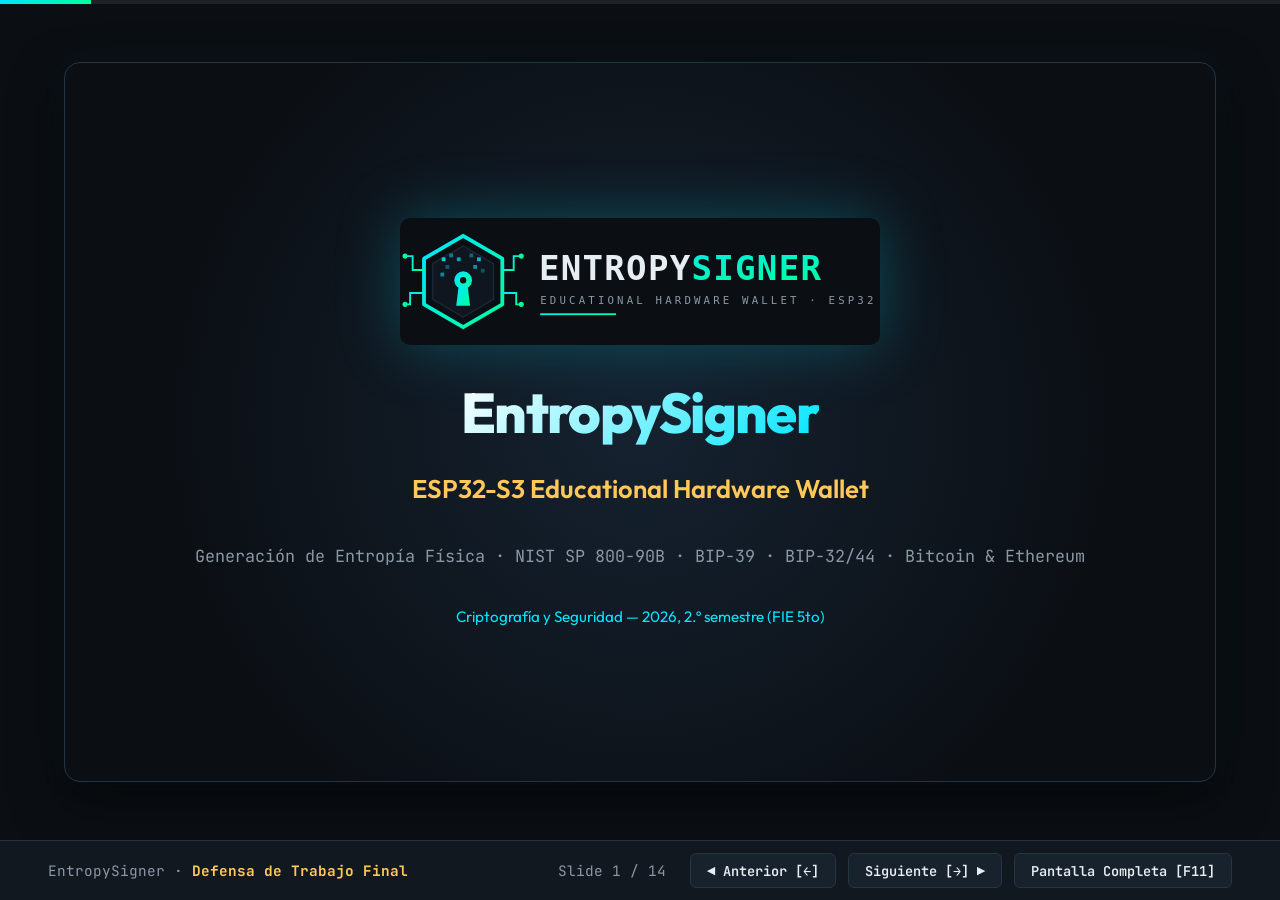
<file: presentation/index.html>
<!DOCTYPE html>
<html lang="es">
<head>
    <meta charset="UTF-8">
    <meta name="viewport" content="width=device-width, initial-scale=1.0">
    <title>EntropySigner — Hardware Wallet Educativa ESP32-S3</title>
    <link rel="preconnect" href="https://fonts.googleapis.com">
    <link rel="preconnect" href="https://fonts.gstatic.com" crossorigin>
    <link href="https://fonts.googleapis.com/css2?family=JetBrains+Mono:wght@400;600;700&family=Outfit:wght@400;500;700;800&display=swap" rel="stylesheet">
    <style>
        :root {
            --bg-color: #0b0f14;
            --surface-color: #121820;
            --card-color: #18222d;
            --border-color: #243444;
            --text-main: #e6edf3;
            --text-muted: #8b98a5;
            --cyan: #00e5ff;
            --green: #00ff9c;
            --gold: #ffc857;
            --red: #ff5370;
            --font-main: 'Outfit', sans-serif;
            --font-mono: 'JetBrains Mono', monospace;
        }

        * {
            box-sizing: border-box;
            margin: 0;
            padding: 0;
        }

        body {
            background-color: var(--bg-color);
            color: var(--text-main);
            font-family: var(--font-main);
            overflow: hidden;
            height: 100vh;
            width: 100vw;
            display: flex;
            flex-direction: column;
            user-select: none;
        }

        /* Top Progress Bar */
        .progress-bar-container {
            width: 100%;
            height: 4px;
            background: rgba(255, 255, 255, 0.08);
            position: relative;
            z-index: 100;
        }

        .progress-bar {
            height: 100%;
            width: 0%;
            background: linear-gradient(90deg, var(--cyan), var(--green));
            transition: width 0.3s cubic-bezier(0.4, 0, 0.2, 1);
        }

        /* Slide Viewport */
        .viewport {
            flex: 1;
            position: relative;
            display: flex;
            align-items: center;
            justify-content: center;
            padding: 2.5rem 4rem;
        }

        .slide {
            display: none;
            width: 100%;
            max-width: 1200px;
            height: 100%;
            max-height: 720px;
            background: var(--surface-color);
            border: 1px solid var(--border-color);
            border-radius: 16px;
            padding: 3rem 3.5rem;
            box-shadow: 0 20px 50px rgba(0, 0, 0, 0.5), 0 0 40px rgba(0, 229, 255, 0.04);
            flex-direction: column;
            justify-content: flex-start;
            position: relative;
            opacity: 0;
            transform: translateY(12px);
            transition: opacity 0.35s ease, transform 0.35s ease;
        }

        .slide.active {
            display: flex;
            opacity: 1;
            transform: translateY(0);
        }

        /* Header elements inside slide */
        .slide-header {
            display: flex;
            justify-content: space-between;
            align-items: center;
            border-bottom: 1px solid var(--border-color);
            padding-bottom: 1.25rem;
            margin-bottom: 2rem;
        }

        .slide-title-wrap {
            display: flex;
            align-items: center;
            gap: 1rem;
        }

        .slide-badge {
            font-family: var(--font-mono);
            font-size: 0.85rem;
            padding: 0.25rem 0.65rem;
            border-radius: 6px;
            background: rgba(0, 229, 255, 0.12);
            color: var(--cyan);
            border: 1px solid rgba(0, 229, 255, 0.25);
            font-weight: 600;
        }

        h2 {
            font-size: 2.2rem;
            font-weight: 700;
            color: #fff;
            letter-spacing: -0.02em;
        }

        .slide-meta {
            font-family: var(--font-mono);
            font-size: 0.85rem;
            color: var(--text-muted);
        }

        /* Slide Content */
        .slide-body {
            flex: 1;
            display: flex;
            flex-direction: column;
            gap: 1.25rem;
            font-size: 1.25rem;
            line-height: 1.6;
            color: var(--text-main);
            overflow-y: auto;
        }

        /* Lists */
        ul {
            list-style: none;
            display: flex;
            flex-direction: column;
            gap: 1rem;
        }

        li {
            position: relative;
            padding-left: 1.8rem;
        }

        li::before {
            content: "▸";
            position: absolute;
            left: 0;
            color: var(--cyan);
            font-weight: bold;
            font-size: 1.3rem;
            top: -2px;
        }

        strong {
            color: #fff;
        }

        /* Highlight Boxes */
        .callout {
            background: var(--card-color);
            border-left: 4px solid var(--cyan);
            border-radius: 0 8px 8px 0;
            padding: 1.2rem 1.6rem;
            margin: 0.5rem 0;
            font-size: 1.15rem;
        }

        .callout.warning {
            border-left-color: var(--gold);
        }

        .callout.success {
            border-left-color: var(--green);
        }

        /* Grid Layouts */
        .grid-2 {
            display: grid;
            grid-template-columns: 1fr 1fr;
            gap: 2rem;
            align-items: start;
        }

        .card {
            background: var(--card-color);
            border: 1px solid var(--border-color);
            border-radius: 12px;
            padding: 1.5rem;
        }

        .card h3 {
            color: var(--cyan);
            font-size: 1.3rem;
            margin-bottom: 0.8rem;
        }

        /* Code Blocks */
        pre {
            background: #070a0e;
            border: 1px solid var(--border-color);
            border-radius: 8px;
            padding: 1.2rem;
            font-family: var(--font-mono);
            font-size: 0.95rem;
            line-height: 1.5;
            color: var(--green);
            overflow-x: auto;
        }

        code {
            font-family: var(--font-mono);
            background: rgba(255, 255, 255, 0.08);
            padding: 0.2rem 0.4rem;
            border-radius: 4px;
            font-size: 0.95em;
            color: var(--cyan);
        }

        /* Tables */
        table {
            width: 100%;
            border-collapse: collapse;
            font-size: 1.05rem;
            margin: 0.5rem 0;
        }

        th, td {
            padding: 0.75rem 1rem;
            text-align: left;
            border-bottom: 1px solid var(--border-color);
        }

        th {
            color: var(--cyan);
            font-family: var(--font-mono);
            font-size: 0.9rem;
            text-transform: uppercase;
            letter-spacing: 0.05em;
        }

        /* Title Slide Special Styling */
        .title-slide {
            text-align: center;
            justify-content: center;
            align-items: center;
            gap: 1.5rem;
            background: radial-gradient(circle at center, #152230 0%, #0b0f14 70%);
        }

        .title-logo {
            width: 480px;
            max-width: 90%;
            filter: drop-shadow(0 0 30px rgba(0, 229, 255, 0.25));
            margin-bottom: 0.5rem;
        }

        .title-slide h1 {
            font-size: 3.5rem;
            font-weight: 800;
            background: linear-gradient(135deg, #fff 0%, var(--cyan) 100%);
            -webkit-background-clip: text;
            -webkit-text-fill-color: transparent;
            letter-spacing: -0.03em;
        }

        .title-subtitle {
            font-size: 1.6rem;
            color: var(--gold);
            font-weight: 600;
        }

        .title-tags {
            font-family: var(--font-mono);
            color: var(--text-muted);
            font-size: 1.05rem;
            margin-top: 1rem;
        }

        /* Bottom Controls Bar */
        .controls-bar {
            height: 60px;
            background: var(--surface-color);
            border-top: 1px solid var(--border-color);
            display: flex;
            align-items: center;
            justify-content: space-between;
            padding: 0 3rem;
            font-family: var(--font-mono);
            font-size: 0.9rem;
            color: var(--text-muted);
            z-index: 100;
        }

        .nav-buttons {
            display: flex;
            gap: 0.75rem;
        }

        button {
            background: var(--card-color);
            border: 1px solid var(--border-color);
            color: var(--text-main);
            padding: 0.45rem 1rem;
            border-radius: 6px;
            cursor: pointer;
            font-family: var(--font-mono);
            font-size: 0.85rem;
            font-weight: 600;
            display: flex;
            align-items: center;
            gap: 0.5rem;
            transition: all 0.2s ease;
        }

        button:hover {
            background: rgba(0, 229, 255, 0.15);
            border-color: var(--cyan);
            color: #fff;
        }

        .pill-gold {
            color: var(--gold);
            font-weight: 700;
        }
    </style>
</head>
<body>

    <div class="progress-bar-container">
        <div class="progress-bar" id="progressBar"></div>
    </div>

    <div class="viewport">

        <!-- Slide 0: Cover -->
        <div class="slide title-slide active" data-index="0">
            <img src="../assets/logo.svg" alt="EntropySigner Logo" class="title-logo">
            <h1>EntropySigner</h1>
            <div class="title-subtitle">ESP32-S3 Educational Hardware Wallet</div>
            <div class="title-tags">
                Generación de Entropía Física · NIST SP 800-90B · BIP-39 · BIP-32/44 · Bitcoin & Ethereum
            </div>
            <div style="font-size: 0.95rem; color: var(--cyan); margin-top: 1rem;">
                Criptografía y Seguridad — 2026, 2.º semestre (FIE 5to)
            </div>
        </div>

        <!-- Slide 1: El Problema -->
        <div class="slide" data-index="1">
            <div class="slide-header">
                <div class="slide-title-wrap">
                    <span class="slide-badge">01 // MOTIVACIÓN</span>
                    <h2>El Problema Fundamental</h2>
                </div>
                <div class="slide-meta">Criptografía Asimétrica & HD Wallets</div>
            </div>
            <div class="slide-body">
                <ul>
                    <li><strong>La wallet ES la clave privada:</strong> No existe entidad bancaria, soporte técnico ni botón de "recuperar contraseña". El control de los fondos depende del conocimiento exclusivo del secreto.</li>
                    <li><strong>Dependencia crítica de 256 bits:</strong> La custodia soberana descansa en un único número pseudoaleatorio generado una sola vez en la vida del dispositivo.</li>
                    <li><strong>Fallas históricas catastróficas por generadores débiles:</strong>
                        <div class="callout warning" style="margin-top: 0.5rem;">
                            <strong>Vulnerabilidad "Milk Sad" (Libbitcoin Explorer, 2023):</strong> Semillas sembradas con un timestamp de 32 bits. Se redujo el espacio de búsqueda a sólo $2^{32}$ combinaciones, permitiendo el robo masivo de billeteras en minutos.
                        </div>
                    </li>
                    <li><strong>Pregunta central de investigación:</strong> ¿Cómo generar, aislar, validar y operar con seguridad una clave criptográfica de 256 bits en un microcontrolador accesible sin conexión a red?</li>
                </ul>
            </div>
        </div>

        <!-- Slide 2: Objetivos del Proyecto -->
        <div class="slide" data-index="2">
            <div class="slide-header">
                <div class="slide-title-wrap">
                    <span class="slide-badge">02 // ALCANCE</span>
                    <h2>Objetivos de Ingeniería</h2>
                </div>
                <div class="slide-meta">Metodología & Criterios</div>
            </div>
            <div class="slide-body">
                <div class="grid-2">
                    <div class="card">
                        <h3>Criptografía & Entropía</h3>
                        <ul>
                            <li>Única fuente de entropía: <strong>RNG de hardware del ESP32</strong> (ruido térmico del SAR ADC).</li>
                            <li>Acondicionamiento determinístico con <strong>SHA-256</strong>.</li>
                            <li>Estándar <strong>BIP-39</strong> completo (24 palabras mnemónicas + suma de verificación de 8 bits).</li>
                            <li>Derivación PBKDF2-HMAC-SHA512 (semilla de 512 bits).</li>
                        </ul>
                    </div>
                    <div class="card">
                        <h3>Arquitectura & Validación</h3>
                        <ul>
                            <li>Derivación jerárquica <strong>BIP-32 / BIP-44</strong> en la curva <code>secp256k1</code>.</li>
                            <li>Direcciones reales para <strong>Bitcoin</strong> (P2PKH Base58Check) y <strong>Ethereum</strong> (Keccak-256 + EIP-55).</li>
                            <li>Aislamiento <strong>Air-Gapped</strong> estricto (cero radios Wi-Fi / Bluetooth).</li>
                            <li>Verificación cruzada bit a bit con <strong>172 pruebas unitarias</strong> contra especificaciones oficiales.</li>
                        </ul>
                    </div>
                </div>
            </div>
        </div>

        <!-- Slide 3: Arquitectura del Sistema -->
        <div class="slide" data-index="3">
            <div class="slide-header">
                <div class="slide-title-wrap">
                    <span class="slide-badge">03 // DISEÑO</span>
                    <h2>Pipeline de Datos Unidireccional</h2>
                </div>
                <div class="slide-meta">Air-Gapped Architecture</div>
            </div>
            <div class="slide-body">
                <pre>
ESP32 TRNG (SAR ADC noise) ──► 512 bits ──► SHA-256 (extractor) ──► 256 bits de entropía
                                                                          │
                                                                          ▼
 24 palabras mnemónicas ◄── 264 bits (24x11b) ◄── SHA-256 Checksum (8b) ─┘
         │
         ▼
 PBKDF2-HMAC-SHA512 (2048 iteraciones) ──► 512-bit Seed
                                                │
                                                ▼
                                         BIP-32 Master Key (secp256k1)
                                                │
                       ┌────────────────────────┴────────────────────────┐
                       ▼                                                 ▼
             Bitcoin m/44'/0'/0'/0/0                           Ethereum m/44'/60'/0'/0/0
             P2PKH Base58Check ("1...")                        Keccak-256 + EIP-55 ("0x...")
                       │                                                 │
                       └─────────────────► DISPLAY & QR ◄────────────────┘
                </pre>
            </div>
        </div>

        <!-- Slide 4: Principio Central de Entropía -->
        <div class="slide" data-index="4">
            <div class="slide-header">
                <div class="slide-title-wrap">
                    <span class="slide-badge">04 // FUNDAMENTO CRIPTOGRÁFICO</span>
                    <h2>El RNG del ESP32 y el Extractor SHA-256</h2>
                </div>
                <div class="slide-meta">NIST SP 800-90B Compliance</div>
            </div>
            <div class="slide-body">
                <ul>
                    <li><strong>Regla de oro: SHA-256 no crea entropía.</strong>
                        <div class="callout">
                            Por la desigualdad de Rényi: $H_{\min}(\text{salida}) \le \min(256, H_{\min}(\text{entrada}))$. Un hash oculta estructura y uniformiza la distribución, pero no puede transformar datos predecibles en aleatorios.
                        </div>
                    </li>
                    <li><strong>¿De dónde sale la aleatoriedad?</strong>
                        <br>Del <strong>RNG de hardware del ESP32</strong>: ruido térmico del SAR ADC mezclado por XOR con el jitter entre dos relojes independientes. Sin WiFi ni Bluetooth, sólo es verdaderamente aleatorio con <code>bootloader_random_enable()</code> activo, y así lo usamos.
                    </li>
                    <li><strong>Margen de seguridad:</strong>
                        <br>Se piden <strong>512 bits para extraer 256</strong> (NIST SP 800-90C pide al menos 64 bits extra), con 2 µs entre palabras para no leer más rápido que el ruido.
                    </li>
                </ul>
            </div>
        </div>

        <!-- Slide 5: Evaluación Estadística NIST SP 800-90B -->
        <div class="slide" data-index="5">
            <div class="slide-header">
                <div class="slide-title-wrap">
                    <span class="slide-badge">05 // ANÁLISIS DE ENTROPÍA</span>
                    <h2>Estimaciones NIST SP 800-90B</h2>
                </div>
                <div class="slide-meta">tools/entropy_analysis/analyze_entropy.py</div>
            </div>
            <div class="slide-body">
                <table>
                    <thead>
                        <tr>
                            <th>Fuente</th>
                            <th>H (Shannon)</th>
                            <th>H_MCV (§6.3.1)</th>
                            <th>H_Lag (§6.3.8)</th>
                            <th>Min-Entropía H_I</th>
                            <th>Diagnóstico</th>
                        </tr>
                    </thead>
                    <tbody>
                        <tr>
                            <td><strong>ESP32 TRNG</strong></td>
                            <td>7.999 bits</td>
                            <td>7.731 bits</td>
                            <td>7.823 bits</td>
                            <td><span style="color:var(--green)">7.353 bits / byte</span></td>
                            <td>Entropía completa (IID sano)</td>
                        </tr>
                        <tr>
                            <td><strong>Fuente sesgada (52% unos)</strong></td>
                            <td>7.988 bits</td>
                            <td>7.354 bits</td>
                            <td>7.746 bits</td>
                            <td><span style="color:var(--gold)">7.354 bits / byte</span></td>
                            <td>Lo detectan los tests de uniformidad (SP 800-22)</td>
                        </tr>
                        <tr>
                            <td><strong>RNG trabado (simulado)</strong></td>
                            <td>7.969 bits</td>
                            <td>7.258 bits</td>
                            <td>0.145 bits</td>
                            <td><span style="color:var(--red)">0.145 bits / byte</span></td>
                            <td>Health tests FALLAN (Atascado)</td>
                        </tr>
                        <tr>
                            <td><strong>SHA256(Contador)</strong></td>
                            <td>8.000 bits</td>
                            <td>7.724 bits</td>
                            <td>7.939 bits</td>
                            <td><span style="color:var(--gold)">7.319 bits (Pseudo)</span></td>
                            <td>Pasa tests pero entropía real = 0</td>
                        </tr>
                    </tbody>
                </table>
                <div class="callout warning" style="margin-top: 1rem; font-size: 1.05rem;">
                    <strong>Demostración pedagógica:</strong> Las pruebas estadísticas por sí solas no demuestran aleatoriedad verdadera (ej. SHA256 de un contador pasa todos los tests). Por eso la norma exige validar la física del ruido primario.
                </div>
            </div>
        </div>

        <!-- Slide 6: BIP-39 -->
        <div class="slide" data-index="6">
            <div class="slide-header">
                <div class="slide-title-wrap">
                    <span class="slide-badge">06 // MNEMÓNICOS</span>
                    <h2>BIP-39: Codificación y Respaldo Humano</h2>
                </div>
                <div class="slide-meta">src/bip39/bip39.cpp</div>
            </div>
            <div class="slide-body">
                <ul>
                    <li><strong>256 bits de entropía $\rightarrow$ 24 palabras:</strong>
                        <div class="callout">
                            1. Calcula $\text{SHA-256}(\text{entropía})$ y extrae los primeros 8 bits como checksum.<br>
                            2. Concatena: 256 bits de entropía + 8 bits de checksum = <strong>264 bits</strong>.<br>
                            3. Divide en 24 paquetes de 11 bits: $24 \times 11 = 264$.<br>
                            4. Cada valor $[0, 2047]$ indexa la <em>Wordlist</em> oficial de 2048 palabras en inglés.
                        </div>
                    </li>
                    <li><strong>Detección de errores garantizada:</strong> Si el usuario transcribe una palabra errónea o altera el orden, el checksum de 8 bits detecta el error con un 99.6% de probabilidad ($1 - 1/256$).</li>
                    <li><strong>Derivación a Semilla:</strong>
                        <br>$\text{Seed} = \text{PBKDF2-HMAC-SHA512}(\text{password}=\text{mnemonic}, \text{salt}=\text{"mnemonic"}+\text{passphrase}, 2048 \text{ iteraciones}) \rightarrow 64 \text{ bytes (512 bits)}$.
                    </li>
                </ul>
            </div>
        </div>

        <!-- Slide 7: BIP-32 Derivación Jerárquica -->
        <div class="slide" data-index="7">
            <div class="slide-header">
                <div class="slide-title-wrap">
                    <span class="slide-badge">07 // CRIPTOGRAFÍA ELÍPTICA</span>
                    <h2>BIP-32: HD Wallets sobre secp256k1</h2>
                </div>
                <div class="slide-meta">src/bip32/bip32.cpp</div>
            </div>
            <div class="slide-body">
                <ul>
                    <li><strong>Generación de Clave Maestra:</strong>
                        <br>$\text{HMAC-SHA512}(\text{Key} = \text{"Bitcoin seed"}, \text{Data} = \text{Seed}) \rightarrow (I_L, I_R)$.
                        <br>$I_L = \text{Clave privada maestra}$ ($k \in [1, n-1]$), $I_R = \text{Chain Code maestro}$.
                    </li>
                    <li><strong>Derivación Endurecida (Hardened) vs Normal:</strong>
                        <div class="grid-2" style="margin-top: 0.5rem;">
                            <div class="card">
                                <h3>Hardened ($i \ge 2^{31}$)</h3>
                                <p>$\text{Data} = \mathtt{0x00} \parallel k_{\text{padre}} \parallel i$</p>
                                <p style="font-size:0.95rem; color:var(--green); margin-top:0.4rem;">
                                    ✓ Si una clave hija se compromete, es matemáticamente imposible derivar la clave padre.
                                </p>
                            </div>
                            <div class="card">
                                <h3>Normal ($i < 2^{31}$)</h3>
                                <p>$\text{Data} = K_{\text{pub\_padre}} \parallel i$</p>
                                <p style="font-size:0.95rem; color:var(--text-muted); margin-top:0.4rem;">
                                    Permite auditoría con Extended Public Keys (xpub) sin claves privadas.
                                </p>
                            </div>
                        </div>
                    </li>
                    <li>Aritmética sobre la curva elíptica de Koblitz: $y^2 = x^3 + 7 \pmod p$ utilizando mbedTLS ECP y HMAC-SHA512.</li>
                </ul>
            </div>
        </div>

        <!-- Slide 8: Multi-cadena Bitcoin & Ethereum -->
        <div class="slide" data-index="8">
            <div class="slide-header">
                <div class="slide-title-wrap">
                    <span class="slide-badge">08 // MULTI-CURRENCY</span>
                    <h2>Bitcoin y Ethereum (BIP-44)</h2>
                </div>
                <div class="slide-meta">src/bitcoin/ & src/ethereum/</div>
            </div>
            <div class="slide-body">
                <div class="grid-2">
                    <div class="card">
                        <h3>₿ Bitcoin (m/44'/0'/0'/0/0)</h3>
                        <ul>
                            <li>Clave pública comprimida (33 bytes): $\mathtt{02/03} \parallel X$.</li>
                            <li>$\text{HASH160} = \text{RIPEMD-160}(\text{SHA-256}(K_{\text{pub}}))$.</li>
                            <li>Codificación <strong>Base58Check</strong> con versión byte <code>0x00</code> (Mainnet).</li>
                            <li>Genera direcciones clásicas P2PKH que inician con <code>1...</code></li>
                        </ul>
                    </div>
                    <div class="card">
                        <h3>Ξ Ethereum (m/44'/60'/0'/0/0)</h3>
                        <ul>
                            <li>Descompresión de coordenadas $(X, Y)$ (64 bytes).</li>
                            <li>$\text{Hash} = \text{Keccak-256}(X \parallel Y)$ (padding <code>0x01</code>).</li>
                            <li>Dirección cruda = últimos 20 bytes del hash.</li>
                            <li>Checksum <strong>EIP-55</strong> (mayúsculas/minúsculas según el hash del texto).</li>
                        </ul>
                    </div>
                </div>
            </div>
        </div>

        <!-- Slide 9: Seguridad de Memoria -->
        <div class="slide" data-index="9">
            <div class="slide-header">
                <div class="slide-title-wrap">
                    <span class="slide-badge">09 // SEGURIDAD DE MEMORIA</span>
                    <h2>Protección Contra Optimizaciones del Compilador</h2>
                </div>
                <div class="slide-meta">src/security/secure_mem.h</div>
            </div>
            <div class="slide-body">
                <ul>
                    <li><strong>El peligro de <code>memset()</code>:</strong> El compilador (GCC con <code>-O2</code>/<code>-O3</code>) aplica <em>Dead Store Elimination</em>. Si un buffer de claves sale de ámbito, el compilador descarta la limpieza porque "nadie volverá a leerla".</li>
                    <li><strong>Nuestra solución en EntropySigner:</strong>
                        <pre>
inline void secureMemzero(void* ptr, size_t len) {
    if (ptr == nullptr) return;
    volatile uint8_t* p = static_cast&lt;volatile uint8_t*&gt;(ptr);
    while (len--) {
        *p++ = 0; // Puntero volatile fuerza la escritura en bus de memoria
    }
#if defined(__GNUC__)
    // Barrera de compilador: clobber "memory" impide mover o elidir escrituras
    __asm__ __volatile__("" : : "r"(ptr) : "memory");
#endif
}
                        </pre>
                    </li>
                    <li><strong>Ciclo de vida efímero:</strong> La semilla y la clave maestra solo viven durante la derivación y se destruyen antes de mostrar las direcciones públicas en pantalla.</li>
                </ul>
            </div>
        </div>

        <!-- Slide 10: Metodología de Validación -->
        <div class="slide" data-index="10">
            <div class="slide-header">
                <div class="slide-title-wrap">
                    <span class="slide-badge">10 // VERIFICACIÓN</span>
                    <h2>Metodología de Validación Criptográfica</h2>
                </div>
                <div class="slide-meta">C++ Unity & Python Independent Engine</div>
            </div>
            <div class="slide-body">
                <div class="grid-2">
                    <div class="card">
                        <h3>6 Suites Unity en C++ (PlatformIO)</h3>
                        <ul>
                            <li><code>test_foundation</code>: reglas de pines y chip.</li>
                            <li><code>test_crypto</code>: vectores NIST SHA-256 y RIPEMD-160.</li>
                            <li><code>test_bip39</code>: 8 vectores oficiales Trezor.</li>
                            <li><code>test_bip32</code>: test vectors 1 y 2 de BIP-32.</li>
                            <li><code>test_bitcoin</code>: Base58, Base58Check y P2PKH.</li>
                            <li><code>test_ethereum</code>: Keccak-256 y vectores EIP-55.</li>
                        </ul>
                    </div>
                    <div class="card">
                        <h3>Verificación Cruzada en Python</h3>
                        <ul>
                            <li>Script <code>tools/verification/verify_cross.py</code>.</li>
                            <li>Implementación independiente en Python puro.</li>
                            <li><strong>172 pruebas aprobadas (172 PASS / 0 FAIL).</strong></li>
                            <li>Confirma concordancia bit a bit entre la matemática de microcontrolador y la matemática de referencia.</li>
                        </ul>
                    </div>
                </div>
            </div>
        </div>

        <!-- Slide 11: Interfaz Táctil y Códigos QR -->
        <div class="slide" data-index="11">
            <div class="slide-header">
                <div class="slide-title-wrap">
                    <span class="slide-badge">11 // INTERFAZ DE USUARIO</span>
                    <h2>Experiencia de Usuario & Air-Gap UI</h2>
                </div>
                <div class="slide-meta">src/ui/wallet_ui.cpp & src/qr/qr_render.cpp</div>
            </div>
            <div class="slide-body">
                <ul>
                    <li><strong>Pantalla IPS 3.5" (320x480) + Touch Capacitivo FT6336U:</strong>
                        <br>Controlador LovyanGFX optimizado por bus SPI de 40 MHz con refresco parcial de bajo parpadeo.
                    </li>
                    <li><strong>Flujo seguro guiado por máquina de estados:</strong>
                        <br><code>BOOT</code> $\rightarrow$ <code>IDLE</code> (fuente: RNG de hardware) $\rightarrow$ <code>GENERATING</code> $\rightarrow$ <code>BACKUP_WARNING</code> $\rightarrow$ <code>SHOW_MNEMONIC</code> $\rightarrow$ <code>SHOW_BTC / SHOW_ETH</code>.
                    </li>
                    <li><strong>Generación offline de Códigos QR:</strong>
                        <br>Usa <code>ricmoo/QRCode</code> versión 3 (nivel de corrección M). Muestra exclusivamente las direcciones públicas de recepción para que el usuario pueda enviar fondos desde su teléfono sin cables ni conexiones de datos.
                    </li>
                </ul>
            </div>
        </div>

        <!-- Slide 12: Modelo de Amenazas y Límites -->
        <div class="slide" data-index="12">
            <div class="slide-header">
                <div class="slide-title-wrap">
                    <span class="slide-badge">12 // SEGURIDAD REALISTA</span>
                    <h2>Modelo de Amenazas & Honestidad Académica</h2>
                </div>
                <div class="slide-meta">docs/SECURITY.md</div>
            </div>
            <div class="slide-body">
                <div class="grid-2">
                    <div class="card">
                        <h3 style="color:var(--green)">Garantías Reales</h3>
                        <ul>
                            <li><strong>Air-Gapped:</strong> Cero código de red. WiFi y Bluetooth inhabilitados a nivel de binario.</li>
                            <li><strong>Memoria volátil:</strong> Ningún secreto se persiste en Flash, NVS ni EEPROM.</li>
                            <li><strong>Cero filtraciones por Serial:</strong> En modo PRODUCTION los logs de depuración se eliminan en compilación.</li>
                        </ul>
                    </div>
                    <div class="card">
                        <h3 style="color:var(--gold)">Limitaciones del Prototipo</h3>
                        <ul>
                            <li><strong>Sin Secure Element:</strong> Vulnerable a lectura física con microscopio o sondas ante robo del chip.</li>
                            <li><strong>Sin Secure Boot / Flash Cifrada:</strong> Un atacante con acceso USB físico puede flashear un firmware malicioso.</li>
                            <li><strong>Sin protección contra canales laterales:</strong> Curva elíptica no protegida contra DPA (análisis de consumo).</li>
                        </ul>
                    </div>
                </div>
            </div>
        </div>

        <!-- Slide 13: Conclusiones -->
        <div class="slide" data-index="13">
            <div class="slide-header">
                <div class="slide-title-wrap">
                    <span class="slide-badge">13 // SÍNTESIS</span>
                    <h2>Conclusiones del Trabajo</h2>
                </div>
                <div class="slide-meta">Criptografía y Seguridad 2026</div>
            </div>
            <div class="slide-body">
                <ul>
                    <li><strong>Comprensión integral de la pila criptográfica:</strong> Se construyó desde el muestreo físico de electrones en el silicio hasta la derivación de direcciones Bitcoin y Ethereum según los estándares de la industria (BIP-39, BIP-32, BIP-44, EIP-55).</li>
                    <li><strong>Rigor metodológico:</strong> Se demostró teórica y empíricamente por qué los sensores físicos ambientales deben tratarse con cautela y nunca como única fuente de aleatoriedad.</li>
                    <li><strong>Ingeniería reproducible:</strong> Todo el código C++ compila limpiamente bajo dos perfiles (DEMO y PRODUCTION), verificado con 172 tests cruzados sin dependencias externas complejas.</li>
                </ul>
                <div class="callout success" style="margin-top: 1rem; text-align: center;">
                    <strong>Proyecto finalizado:</strong> Código abierto, documentado y listo para demostración práctica en placa.
                </div>
            </div>
        </div>

    </div>

    <!-- Bottom Controls Bar -->
    <div class="controls-bar">
        <div>
            EntropySigner · <span class="pill-gold">Defensa de Trabajo Final</span>
        </div>
        <div style="display: flex; align-items: center; gap: 1.5rem;">
            <span id="slideIndicator">Slide 1 / 14</span>
            <div class="nav-buttons">
                <button id="prevBtn">◀ Anterior [←]</button>
                <button id="nextBtn">Siguiente [→] ▶</button>
                <button id="fsBtn">Pantalla Completa [F11]</button>
            </div>
        </div>
    </div>

    <script>
        const slides = document.querySelectorAll('.slide');
        const progressBar = document.getElementById('progressBar');
        const slideIndicator = document.getElementById('slideIndicator');
        const prevBtn = document.getElementById('prevBtn');
        const nextBtn = document.getElementById('nextBtn');
        const fsBtn = document.getElementById('fsBtn');
        let currentSlide = 0;

        function updateSlide(index) {
            if (index < 0) index = 0;
            if (index >= slides.length) index = slides.length - 1;

            slides.forEach((slide, i) => {
                slide.classList.toggle('active', i === index);
            });

            currentSlide = index;
            const progress = ((currentSlide + 1) / slides.length) * 100;
            progressBar.style.width = progress + '%';
            slideIndicator.textContent = `Slide ${currentSlide + 1} / ${slides.length}`;
        }

        prevBtn.addEventListener('click', () => updateSlide(currentSlide - 1));
        nextBtn.addEventListener('click', () => updateSlide(currentSlide + 1));

        fsBtn.addEventListener('click', () => {
            if (!document.fullscreenElement) {
                document.documentElement.requestFullscreen();
            } else {
                if (document.exitFullscreen) {
                    document.exitFullscreen();
                }
            }
        });

        document.addEventListener('keydown', (e) => {
            if (e.key === 'ArrowRight' || e.key === 'PageDown' || e.key === ' ') {
                updateSlide(currentSlide + 1);
            } else if (e.key === 'ArrowLeft' || e.key === 'PageUp') {
                updateSlide(currentSlide - 1);
            } else if (e.key === 'Home') {
                updateSlide(0);
            } else if (e.key === 'End') {
                updateSlide(slides.length - 1);
            }
        });

        // Initialize
        updateSlide(0);
    </script>
</body>
</html>
</file>
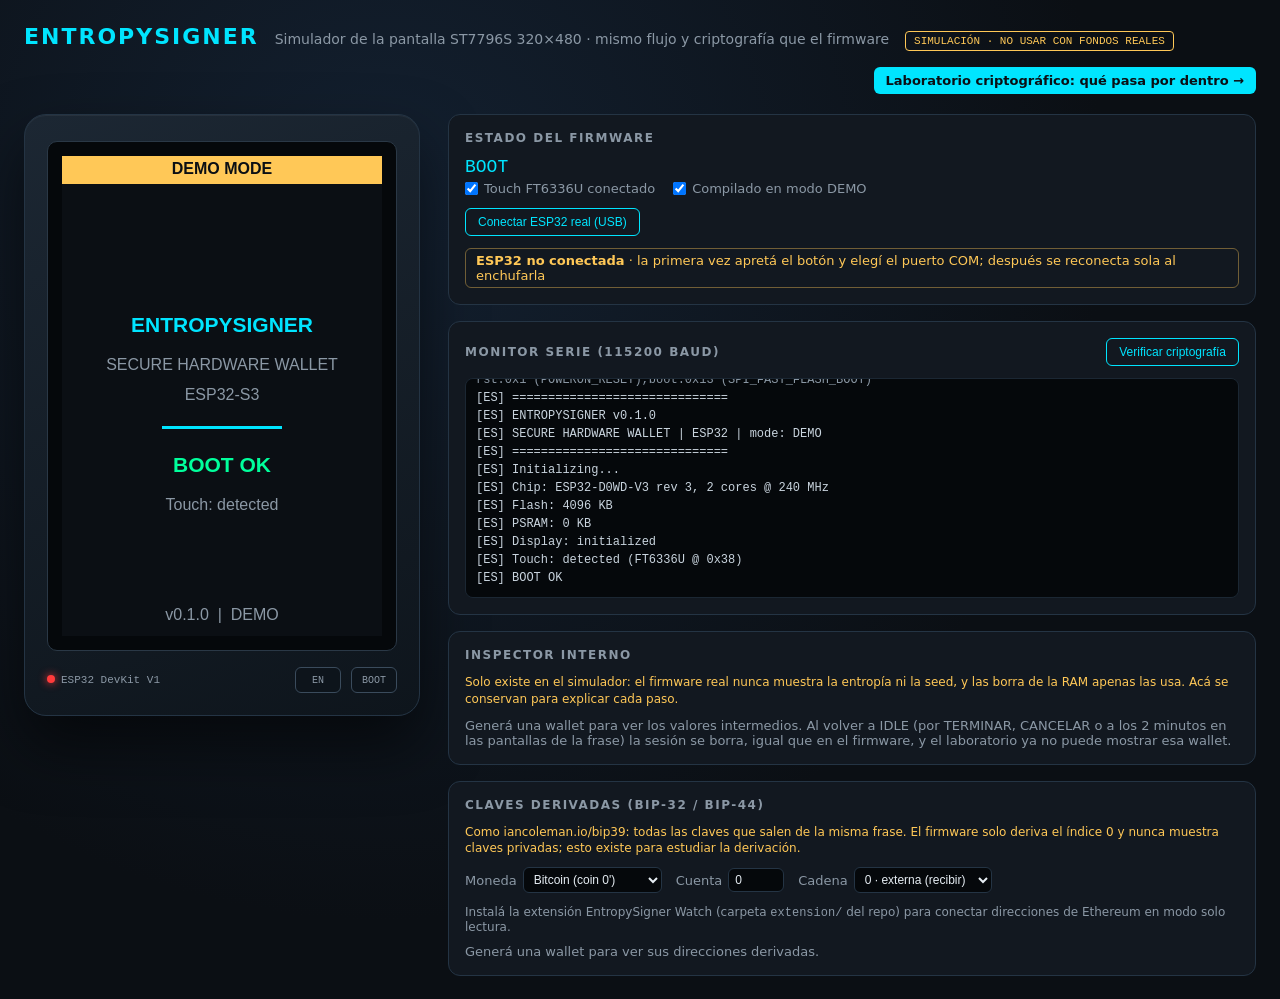
<file: simulator/index.html>
<!DOCTYPE html>
<html lang="es">
<head>
    <meta charset="UTF-8">
    <meta name="viewport" content="width=device-width, initial-scale=1.0">
    <title>EntropySigner - Simulador de pantalla</title>
    <style>
        :root {
            --bg: #0b0f14;
            --surface: #121820;
            --card: #18222d;
            --border: #243444;
            --text: #e6edf3;
            --muted: #8b98a5;
            --cyan: #00e5ff;
            --green: #00ff9c;
            --amber: #ffc857;
            --red: #ff5370;
            --mono: "JetBrains Mono", Consolas, "Courier New", monospace;
        }

        * { box-sizing: border-box; margin: 0; padding: 0; }

        body {
            background: radial-gradient(circle at 30% 20%, #132030 0%, var(--bg) 60%);
            color: var(--text);
            font-family: "Segoe UI", system-ui, sans-serif;
            min-height: 100vh;
            padding: 24px;
        }

        header { display: flex; align-items: baseline; gap: 16px; margin-bottom: 20px; flex-wrap: wrap; }
        header h1 { font-size: 22px; letter-spacing: 2px; color: var(--cyan); }
        header p { color: var(--muted); font-size: 14px; }
        .lab-link {
            margin-left: auto; color: var(--bg); background: var(--cyan); text-decoration: none;
            font-size: 13px; font-weight: 600; padding: 6px 12px; border-radius: 6px;
        }
        .inspector a { color: var(--cyan); font-size: 13px; }
        .badge {
            font-family: var(--mono); font-size: 11px; padding: 3px 8px; border-radius: 4px;
            border: 1px solid var(--amber); color: var(--amber);
        }

        main { display: grid; grid-template-columns: auto minmax(380px, 1fr); gap: 28px; align-items: start; }
        @media (max-width: 900px) { main { grid-template-columns: 1fr; } }

        /* ------------------------------------------------ device mockup --- */
        .device {
            background: linear-gradient(160deg, #1c2733, #0e151c);
            border: 1px solid var(--border);
            border-radius: 22px;
            padding: 26px 22px 22px;
            box-shadow: 0 30px 60px rgba(0, 0, 0, .55), inset 0 1px 0 rgba(255, 255, 255, .05);
            width: fit-content;
        }
        .explorer-hint {
            display: block;
            margin-top: 8px;
            font-size: 12px;
            text-align: center;
            color: #22d3ee;
        }
        .explorer-hint[hidden] {
            display: none;
        }
        .bezel {
            background: #05080b;
            padding: 14px;
            border-radius: 10px;
            border: 1px solid #2a3846;
        }
        canvas#lcd {
            display: block;
            width: 320px;
            height: 480px;
            cursor: pointer;
            image-rendering: pixelated;
            touch-action: none;
        }
        .device-footer {
            display: flex; justify-content: space-between; align-items: center;
            margin-top: 16px; font-family: var(--mono); font-size: 11px; color: var(--muted);
        }
        .hw-buttons { display: flex; gap: 10px; }
        .hw-btn {
            width: 46px; height: 26px; border-radius: 6px; border: 1px solid #3a4b5c;
            background: #0d141b; color: var(--muted); font-family: var(--mono); font-size: 10px; cursor: pointer;
        }
        .hw-btn:hover { color: var(--text); border-color: var(--cyan); }
        .led { width: 8px; height: 8px; border-radius: 50%; background: #ff3b3b; box-shadow: 0 0 8px #ff3b3b; display: inline-block; margin-right: 6px; }

        /* ------------------------------------------------------ panels --- */
        .panels { display: flex; flex-direction: column; gap: 16px; min-width: 0; }
        .panel {
            background: var(--surface);
            border: 1px solid var(--border);
            border-radius: 12px;
            padding: 16px;
        }
        .panel h2 {
            font-size: 12px; letter-spacing: 1.5px; text-transform: uppercase; color: var(--muted);
            margin-bottom: 12px; display: flex; justify-content: space-between; align-items: center;
        }
        .row { display: flex; gap: 16px; align-items: center; flex-wrap: wrap; }

        .state { font-family: var(--mono); font-size: 18px; color: var(--cyan); }
        .timeout { font-family: var(--mono); font-size: 12px; color: var(--amber); }

        label { font-size: 13px; color: var(--muted); }

        .toggles { display: flex; gap: 18px; flex-wrap: wrap; margin-top: 4px; }
        .toggles label { display: flex; gap: 6px; align-items: center; cursor: pointer; }

        button.action {
            background: transparent; border: 1px solid var(--cyan); color: var(--cyan);
            padding: 6px 12px; border-radius: 6px; font-size: 12px; cursor: pointer;
        }
        button.action:hover { background: rgba(0, 229, 255, .08); }

        .serial {
            background: #05080b; border: 1px solid #1b2733; border-radius: 8px; height: 220px; overflow-y: auto;
            font-family: var(--mono); font-size: 12px; line-height: 1.5; padding: 10px; color: #c9d4de;
            white-space: pre-wrap; word-break: break-all;
        }
        .muted { color: var(--muted); }
        .device-row { display: flex; gap: 12px; align-items: center; flex-wrap: wrap; margin-top: 12px; }
        .dev-status { font-size: 13px; padding: 4px 10px; border-radius: 6px; border: 1px solid; }
        .dev-status.sim { color: var(--amber); border-color: rgba(255, 200, 87, .4); }
        .dev-status.real { color: var(--green); border-color: rgba(0, 255, 156, .4); }
        .dev-status.err { color: var(--red); border-color: rgba(255, 83, 112, .4); }
        .serial .dev { color: #9fe8ff; }
        .serial .ok { color: var(--green); }
        .serial .fail { color: var(--red); }
        .serial .sys { color: var(--muted); }

        .inspector dl { display: grid; grid-template-columns: 130px 1fr; gap: 6px 12px; font-size: 12px; }
        .inspector dt { color: var(--muted); }
        .inspector dd { font-family: var(--mono); word-break: break-all; color: var(--text); }
        .inspector dd.secret { color: var(--amber); }
        .inspector dd.wiped { color: var(--muted); font-style: italic; }
        .derived-controls { display: flex; gap: 14px; flex-wrap: wrap; margin-bottom: 12px; }
        .derived-controls label { display: flex; gap: 6px; align-items: center; }
        .derived-controls select, .derived-controls input {
            background: #05080b; color: var(--text); border: 1px solid var(--border); border-radius: 6px;
            padding: 4px 6px; font-size: 12px;
        }
        .derived-controls input { width: 56px; }
        .derived dl { display: grid; grid-template-columns: 150px 1fr; gap: 6px 12px; font-size: 12px; margin-bottom: 12px; }
        .derived dt { color: var(--muted); }
        .derived dd { font-family: var(--mono); word-break: break-all; }
        .derived .secret { color: var(--amber); }
        .derived table { width: 100%; border-collapse: collapse; font-size: 11px; table-layout: fixed; }
        .derived th { text-align: left; color: var(--muted); font-weight: 600; padding: 6px; border-bottom: 1px solid var(--border); }
        .derived td { font-family: var(--mono); word-break: break-all; padding: 6px; border-bottom: 1px solid #16212c; vertical-align: top; }
        .derived th:first-child { width: 120px; }
        .derived td a { color: var(--cyan); }
        .derived .more { margin-top: 10px; }
        .derived .connect { display: block; margin-top: 4px; padding: 2px 6px; font-size: 10px; }
        .derived:not(.ext) .connect { display: none; }
        .ext-status { font-size: 12px; color: var(--muted); margin-bottom: 10px; }
        .derived.ext .ext-status { color: var(--green); }
        .warn { font-size: 12px; color: var(--amber); margin-bottom: 10px; line-height: 1.4; }
        .empty { color: var(--muted); font-size: 13px; }
    </style>
</head>
<body>
    <header>
        <h1>ENTROPYSIGNER</h1>
        <p>Simulador de la pantalla ST7796S 320&times;480 &middot; mismo flujo y criptograf&iacute;a que el firmware</p>
        <span class="badge">SIMULACI&Oacute;N &middot; NO USAR CON FONDOS REALES</span>
        <a class="lab-link" id="lab-link" href="laboratorio.html" target="_blank">Laboratorio criptogr&aacute;fico: qu&eacute; pasa por dentro &rarr;</a>
    </header>

    <main>
        <section>
            <div class="device">
                <div class="bezel">
                    <canvas id="lcd" width="320" height="480" aria-label="Pantalla simulada; hac&eacute; clic para tocar"></canvas>
                </div>
                <a class="explorer-hint" id="explorer-hint" target="_blank" rel="noopener" hidden></a>
                <div class="device-footer">
                    <span><span class="led"></span>ESP32 DevKit V1</span>
                    <div class="hw-buttons">
                        <button class="hw-btn" id="btn-en" title="Reinicia la placa (bot&oacute;n EN/RST)">EN</button>
                        <button class="hw-btn" title="Sin funci&oacute;n en el firmware">BOOT</button>
                    </div>
                </div>
            </div>
        </section>

        <section class="panels">
            <div class="panel">
                <h2>Estado del firmware <span class="timeout" id="timeout"></span></h2>
                <div class="state" id="state">BOOT</div>
                <div class="toggles">
                    <label><input type="checkbox" id="touch" checked> Touch FT6336U conectado</label>
                    <label><input type="checkbox" id="demo" checked> Compilado en modo DEMO</label>
                </div>
                <div class="device-row">
                    <button class="action" id="connect">Conectar ESP32 real (USB)</button>
                    <span id="dev-status" class="dev-status sim"><b>ESP32 no conectada</b></span>
                </div>
            </div>

            <div class="panel">
                <h2>Monitor serie (115200 baud) <button class="action" id="selftest">Verificar criptograf&iacute;a</button></h2>
                <div class="serial" id="serial"></div>
            </div>

            <div class="panel inspector">
                <h2>Inspector interno</h2>
                <p class="warn">Solo existe en el simulador: el firmware real nunca muestra la entrop&iacute;a ni la seed,
                    y las borra de la RAM apenas las usa. Ac&aacute; se conservan para explicar cada paso.</p>
                <div id="inspector"><p class="empty">Gener&aacute; una wallet para ver los valores intermedios.</p></div>
            </div>

            <div class="panel derived">
                <h2>Claves derivadas (BIP-32 / BIP-44)</h2>
                <p class="warn">Como iancoleman.io/bip39: todas las claves que salen de la misma frase. El firmware solo
                    deriva el &iacute;ndice 0 y nunca muestra claves privadas; esto existe para estudiar la derivaci&oacute;n.</p>
                <div class="derived-controls">
                    <label>Moneda
                        <select id="d-coin">
                            <option value="btc">Bitcoin (coin 0')</option>
                            <option value="eth">Ethereum (coin 60')</option>
                        </select>
                    </label>
                    <label>Cuenta <input type="number" id="d-account" min="0" max="99" value="0"></label>
                    <label>Cadena
                        <select id="d-change">
                            <option value="0">0 &middot; externa (recibir)</option>
                            <option value="1">1 &middot; interna (cambio)</option>
                        </select>
                    </label>
                </div>
                <p class="ext-status" id="ext-status">Instal&aacute; la extensi&oacute;n EntropySigner Watch (carpeta
                    <code>extension/</code> del repo) para conectar direcciones de Ethereum en modo solo lectura.</p>
                <div id="derived"><p class="empty">Gener&aacute; una wallet para ver sus direcciones derivadas.</p></div>
            </div>
        </section>
    </main>

    <script src="vendor/qrcode.js?v=20261103b"></script>
    <script src="wordlist.js?v=20261103b"></script>
    <script src="crypto.js?v=20261103b"></script>
    <script src="device.js?v=20261103b"></script>
    <script src="firmware.js?v=20261103b"></script>
    <script src="app.js?v=20261103b"></script>
</body>
</html>
</file>
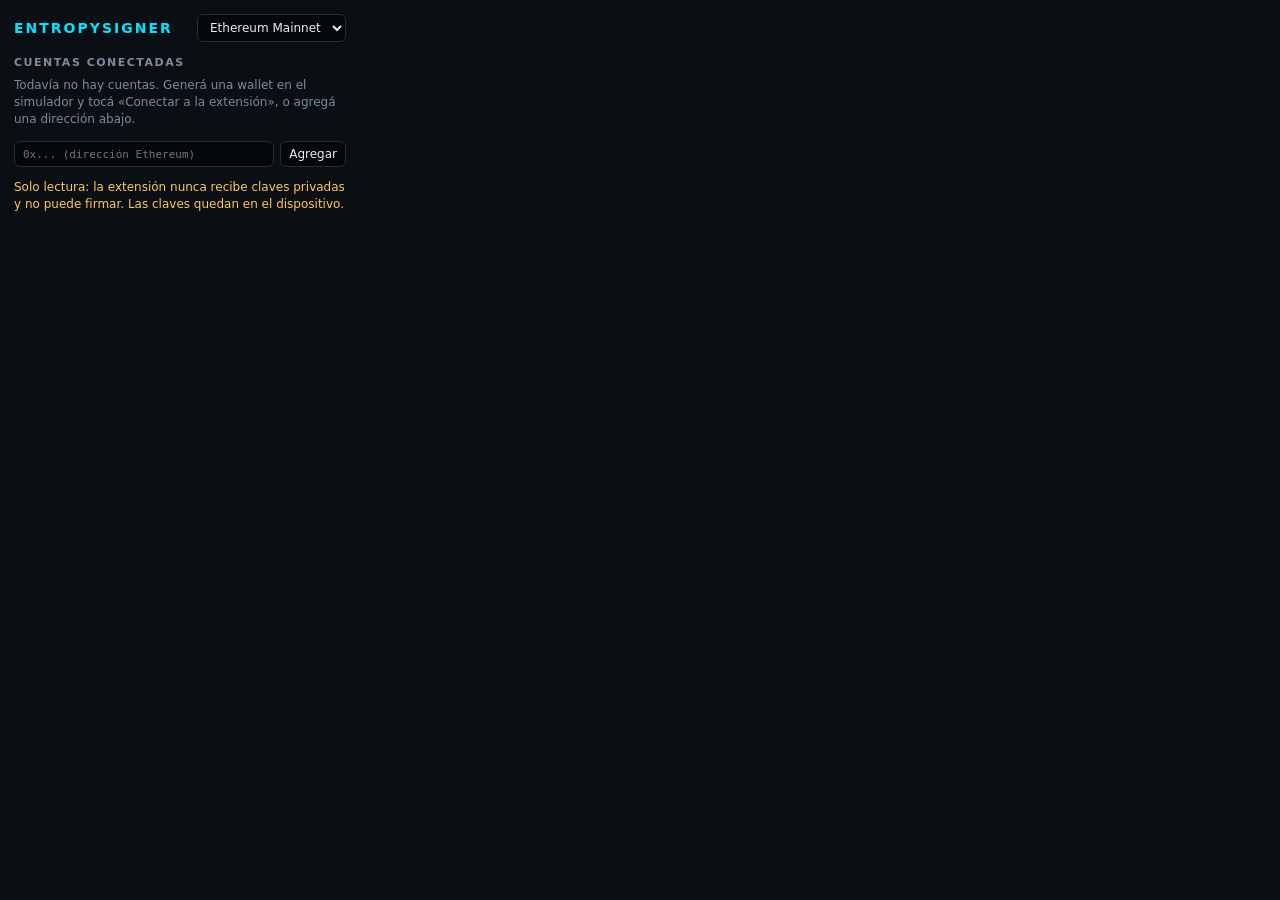
<file: extension/popup.html>
<!DOCTYPE html>
<html lang="es">
<head>
    <meta charset="UTF-8">
    <title>EntropySigner Watch</title>
    <link rel="stylesheet" href="popup.css">
</head>
<body>
    <header>
        <h1>ENTROPYSIGNER</h1>
        <select id="network" title="Red para consultar saldos">
            <option value="mainnet">Ethereum Mainnet</option>
            <option value="sepolia">Sepolia (testnet)</option>
        </select>
    </header>

    <section class="hero" id="hero" hidden>
        <div class="label" id="hero-label"></div>
        <div class="balance" id="hero-balance">&hellip;</div>
        <div class="address" id="hero-address" title="Copiar direcci&oacute;n"></div>
        <div class="path" id="hero-path"></div>
        <div class="actions">
            <button id="copy">Copiar</button>
            <a id="explorer" target="_blank" rel="noopener">Ver en Etherscan &#8599;</a>
            <button id="rename">Renombrar</button>
            <button id="remove" class="danger">Quitar</button>
        </div>
    </section>

    <section>
        <h2>Cuentas conectadas</h2>
        <ul id="accounts"></ul>
        <p class="empty" id="empty">Todav&iacute;a no hay cuentas. Gener&aacute; una wallet en el simulador y toc&aacute;
            &laquo;Conectar a la extensi&oacute;n&raquo;, o agreg&aacute; una direcci&oacute;n abajo.</p>
    </section>

    <form id="add">
        <input id="add-address" placeholder="0x... (direcci&oacute;n Ethereum)" spellcheck="false" autocomplete="off">
        <button type="submit">Agregar</button>
    </form>
    <p class="note">Solo lectura: la extensi&oacute;n nunca recibe claves privadas y no puede firmar.
        Las claves quedan en el dispositivo.</p>

    <script src="popup.js"></script>
</body>
</html>
</file>
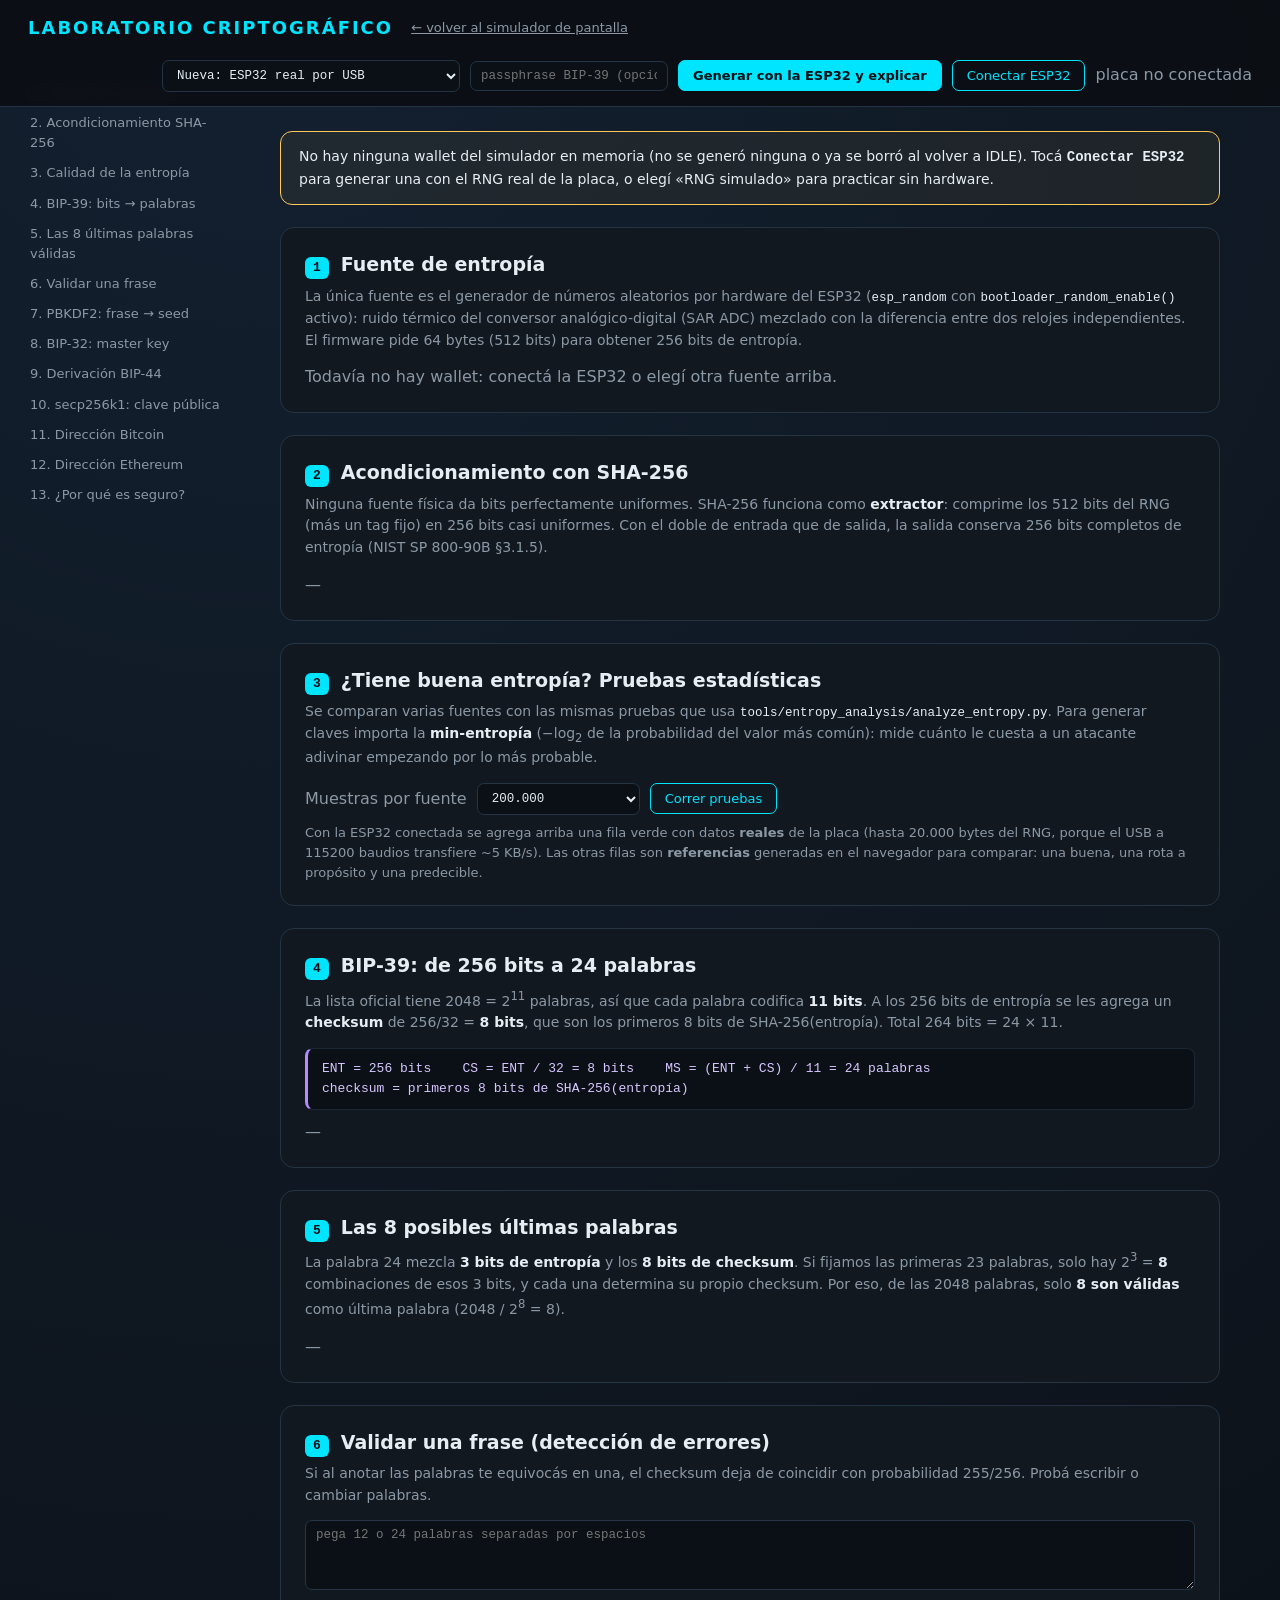
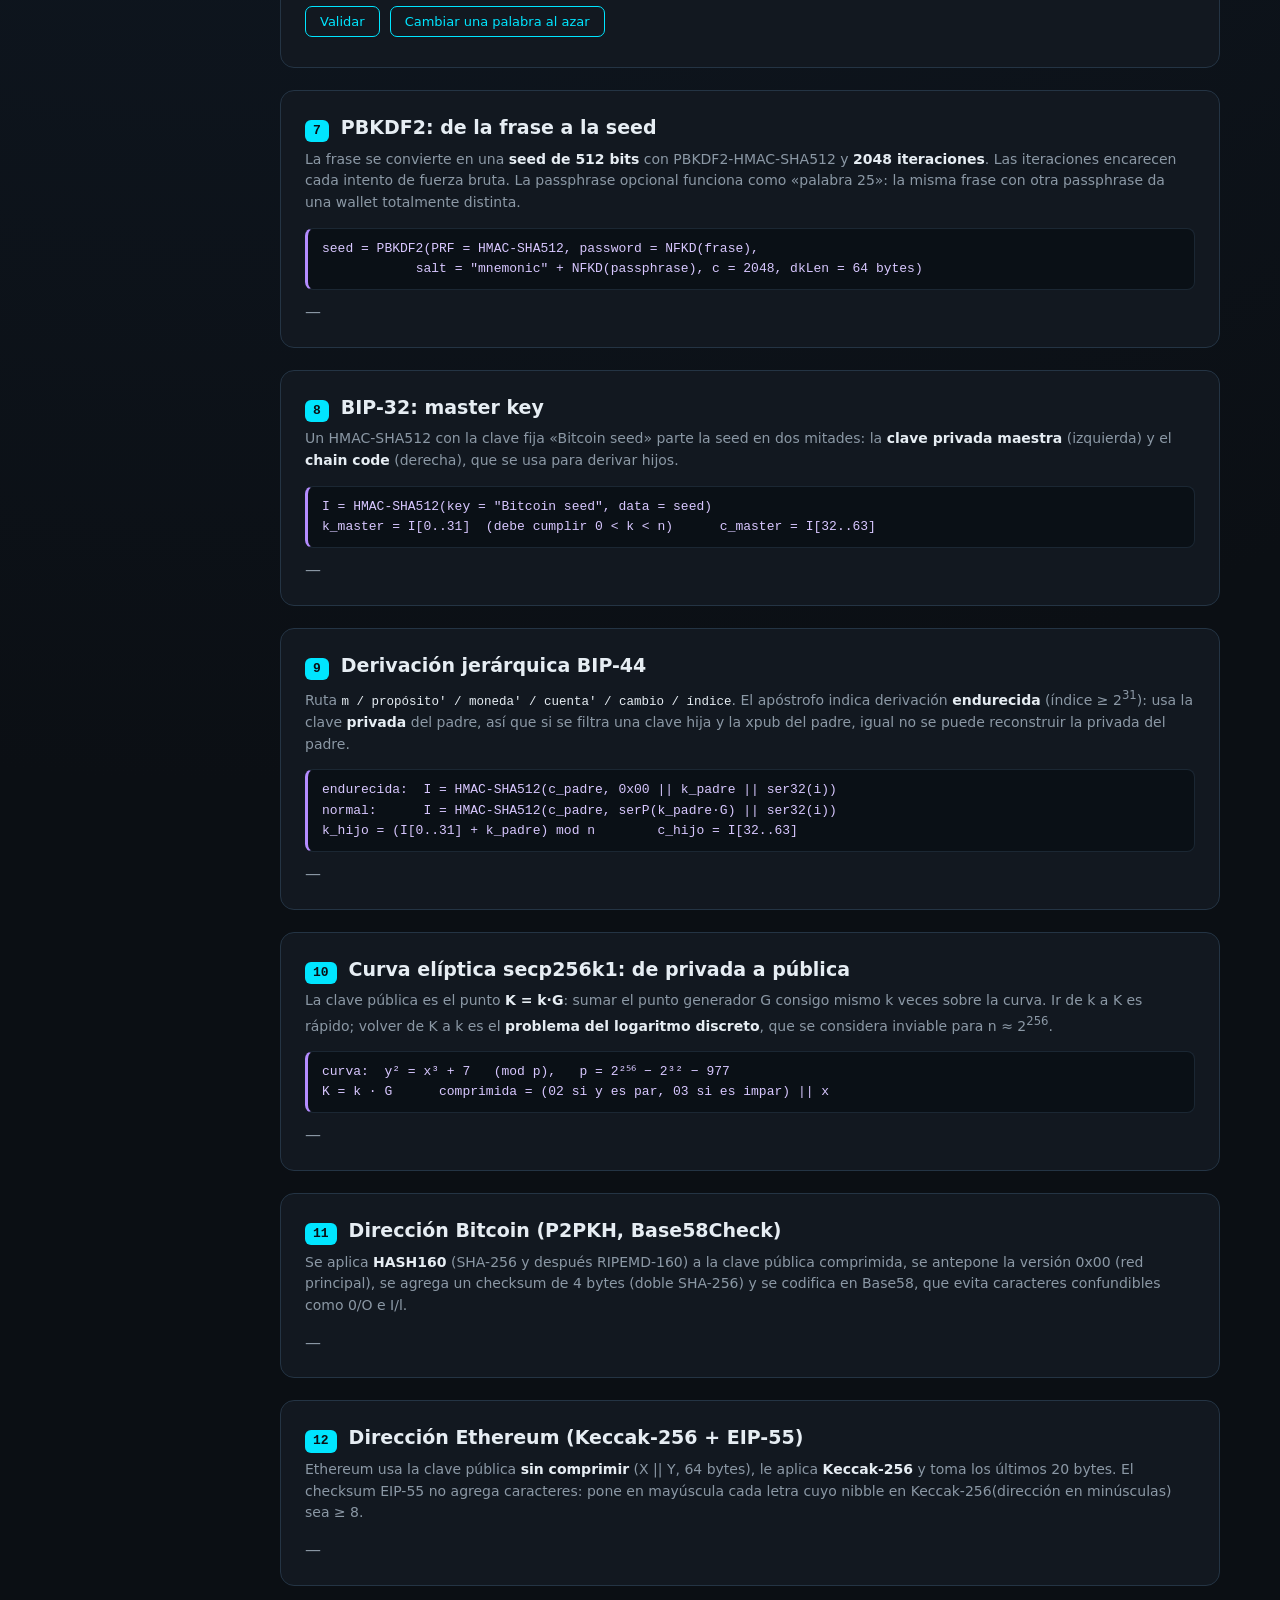
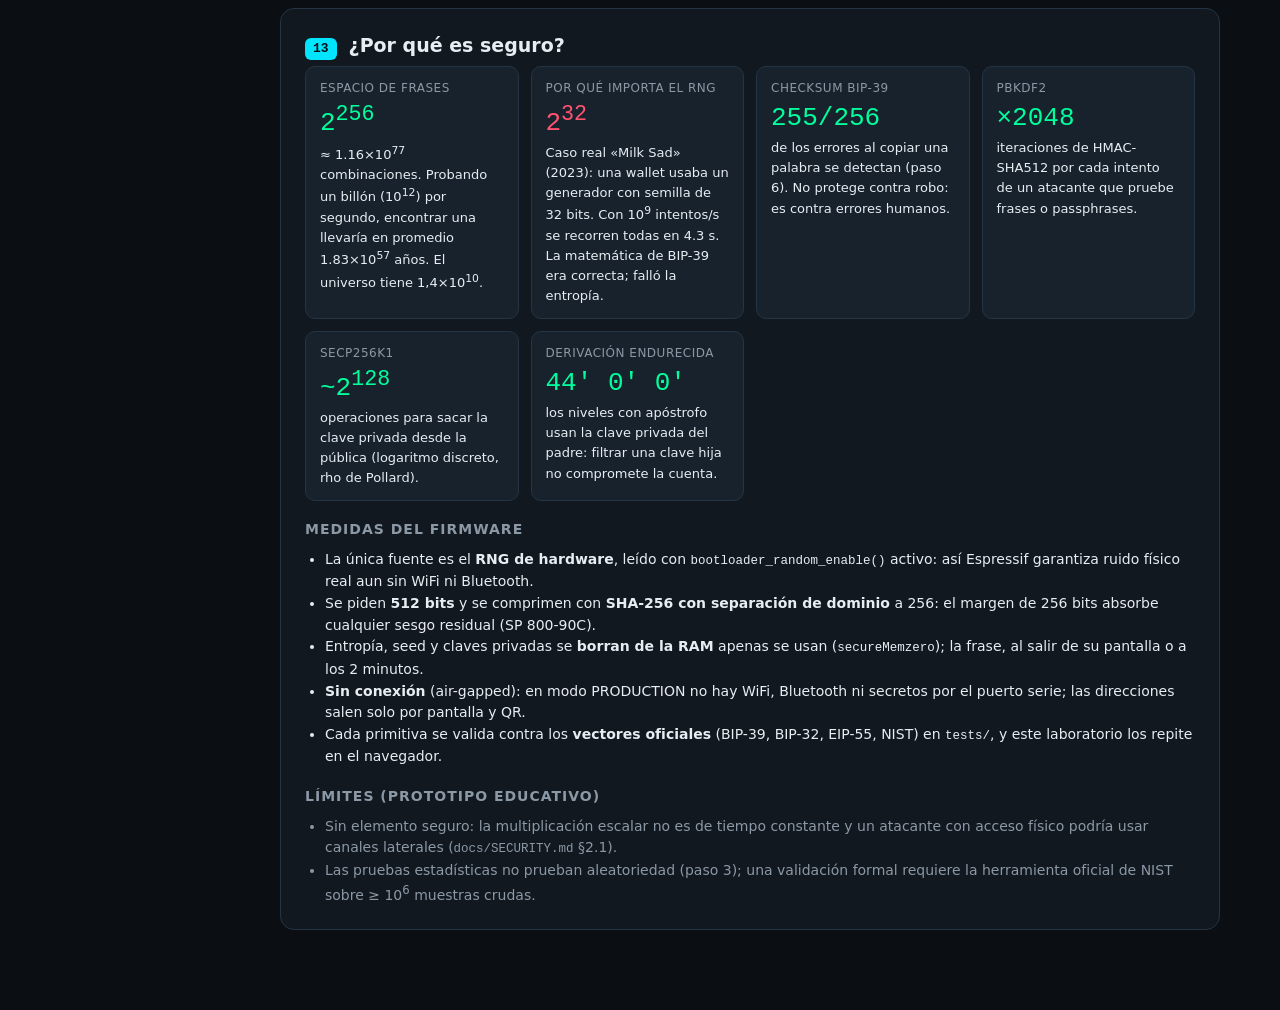
<file: simulator/laboratorio.html>
<!DOCTYPE html>
<html lang="es">
<head>
    <meta charset="UTF-8">
    <meta name="viewport" content="width=device-width, initial-scale=1.0">
    <title>EntropySigner - Laboratorio criptografico</title>
    <style>
        :root {
            --bg: #0b0f14;
            --surface: #121820;
            --card: #18222d;
            --border: #243444;
            --text: #e6edf3;
            --muted: #8b98a5;
            --cyan: #00e5ff;
            --green: #00ff9c;
            --amber: #ffc857;
            --red: #ff5370;
            --violet: #b48cff;
            --mono: "JetBrains Mono", Consolas, "Courier New", monospace;
        }

        * { box-sizing: border-box; margin: 0; padding: 0; }

        body {
            background: radial-gradient(circle at 20% 0%, #132030 0%, var(--bg) 55%);
            color: var(--text);
            font-family: "Segoe UI", system-ui, sans-serif;
            line-height: 1.55;
        }

        header {
            position: sticky; top: 0; z-index: 10;
            background: rgba(11, 15, 20, .92); backdrop-filter: blur(6px);
            border-bottom: 1px solid var(--border);
            padding: 14px 28px;
            display: flex; gap: 18px; align-items: center; flex-wrap: wrap;
        }
        header h1 { font-size: 18px; letter-spacing: 2px; color: var(--cyan); }
        header a { color: var(--muted); font-size: 13px; }
        header .controls { margin-left: auto; display: flex; gap: 10px; align-items: center; flex-wrap: wrap; }

        nav.toc {
            position: fixed; top: 80px; left: 20px; width: 210px; font-size: 13px;
            display: flex; flex-direction: column; gap: 4px;
        }
        nav.toc a { color: var(--muted); text-decoration: none; padding: 3px 8px; border-left: 2px solid transparent; }
        nav.toc a:hover { color: var(--text); border-left-color: var(--cyan); }
        @media (max-width: 1250px) { nav.toc { display: none; } main { margin-left: auto !important; } }

        main { max-width: 980px; margin: 24px auto 80px 260px; padding: 0 20px; display: flex; flex-direction: column; gap: 22px; }

        section.step {
            background: var(--surface); border: 1px solid var(--border); border-radius: 14px; padding: 22px 24px;
        }
        section.step > h2 { font-size: 19px; display: flex; gap: 12px; align-items: baseline; margin-bottom: 6px; }
        section.step > h2 .n {
            font-family: var(--mono); font-size: 13px; color: var(--bg); background: var(--cyan);
            border-radius: 6px; padding: 1px 8px;
        }
        .lead { color: var(--muted); font-size: 14px; margin-bottom: 14px; }
        .lead b, .lead code { color: var(--text); }
        code, .mono { font-family: var(--mono); font-size: 12.5px; }
        h3 { font-size: 14px; color: var(--muted); text-transform: uppercase; letter-spacing: 1px; margin: 18px 0 8px; }

        .kv { display: grid; grid-template-columns: 210px 1fr; gap: 6px 14px; font-size: 13px; align-items: baseline; }
        .kv dt { color: var(--muted); }
        .kv dd { font-family: var(--mono); font-size: 12.5px; word-break: break-all; }

        .hex { font-family: var(--mono); font-size: 12.5px; word-break: break-all; color: var(--text); }
        .secret { color: var(--amber); }
        .pub { color: var(--cyan); }
        .ok { color: var(--green); }
        .bad { color: var(--red); }
        .muted { color: var(--muted); }

        .formula {
            background: #0a1016; border: 1px solid #1b2733; border-left: 3px solid var(--violet);
            border-radius: 8px; padding: 10px 14px; font-family: var(--mono); font-size: 13px; margin: 10px 0;
            white-space: pre-wrap; color: #d8c7ff;
        }
        .note {
            background: rgba(255, 200, 87, .07); border: 1px solid rgba(255, 200, 87, .3); border-radius: 8px;
            padding: 10px 14px; font-size: 13px; color: #f3dfae; margin: 10px 0;
        }

        .origin {
            border-radius: 12px; padding: 14px 18px; font-size: 14px; border: 1px solid var(--border); background: var(--card);
        }
        .origin.imported { border-color: var(--green); background: rgba(0, 255, 156, .06); }
        .origin.local { border-color: var(--amber); background: rgba(255, 200, 87, .06); }
        .origin b { font-family: var(--mono); }

        button, .btn {
            background: transparent; border: 1px solid var(--cyan); color: var(--cyan);
            padding: 7px 14px; border-radius: 7px; font-size: 13px; cursor: pointer; font-family: inherit;
        }
        button:hover { background: rgba(0, 229, 255, .08); }
        button.primary { background: var(--cyan); color: var(--bg); font-weight: 600; }
        button.primary:hover { background: #5af0ff; }
        input[type=text], textarea, select {
            background: #0a1016; border: 1px solid var(--border); border-radius: 7px; color: var(--text);
            padding: 7px 10px; font-family: var(--mono); font-size: 12.5px;
        }
        textarea { width: 100%; resize: vertical; min-height: 70px; }
        .row { display: flex; gap: 10px; align-items: center; flex-wrap: wrap; margin: 8px 0; }

        /* byte layout bar */
        .layout { display: flex; height: 34px; border-radius: 6px; overflow: hidden; font-size: 11.5px; font-family: var(--mono); margin: 8px 0 4px; }
        .layout div { display: flex; align-items: center; justify-content: center; color: #071016; white-space: nowrap; overflow: hidden; padding: 0 4px; }

        /* BIP-39 bit table */
        table { border-collapse: collapse; width: 100%; font-size: 13px; }
        th, td { padding: 5px 8px; border-bottom: 1px solid #1d2a37; text-align: left; vertical-align: middle; }
        th { color: var(--muted); font-weight: 500; font-size: 12px; text-transform: uppercase; letter-spacing: .5px; }
        td.num { font-family: var(--mono); text-align: right; }
        .bits { font-family: var(--mono); letter-spacing: 1.5px; }
        .bits .e { color: var(--cyan); }
        .bits .c { color: var(--amber); font-weight: 700; }
        .word { font-family: var(--mono); font-weight: 700; color: var(--text); }
        .words-grid { display: grid; grid-template-columns: repeat(auto-fill, minmax(150px, 1fr)); gap: 8px; }
        .candidate {
            border: 1px solid var(--border); border-radius: 8px; padding: 8px 10px; font-family: var(--mono); font-size: 12.5px;
        }
        .candidate.current { border-color: var(--green); box-shadow: 0 0 0 1px var(--green) inset; }
        .candidate b { display: block; font-size: 14px; color: var(--text); }

        /* bit grids */
        .bitgrid { display: grid; grid-template-columns: repeat(64, 1fr); gap: 1px; margin: 8px 0; }
        .bitgrid span { aspect-ratio: 1; border-radius: 1px; background: #1c2833; }
        .bitgrid span.one { background: var(--cyan); }
        .bitgrid span.flip { background: var(--red); }
        .bitgrid span.same { background: #1c2833; }

        svg.spark { width: 100%; height: 90px; background: #0a1016; border: 1px solid #1b2733; border-radius: 8px; }

        .stats td.v { font-family: var(--mono); }
        .pill { font-size: 11px; padding: 2px 7px; border-radius: 10px; border: 1px solid; white-space: nowrap; }
        .pill.ok { border-color: var(--green); }
        .pill.bad { border-color: var(--red); }
        .pill.warn { border-color: var(--amber); color: var(--amber); }

        .eip55 span { font-family: var(--mono); font-size: 15px; display: inline-block; text-align: center; width: 15px; }
        .eip55 span small { display: block; font-size: 10px; color: var(--muted); }
        .eip55 span.up { color: var(--amber); font-weight: 700; }

        .pipeline { display: flex; flex-direction: column; gap: 0; }
        .pipeline .stage { display: grid; grid-template-columns: 230px 1fr; gap: 14px; padding: 8px 0; border-bottom: 1px dashed #1d2a37; font-size: 13px; }
        .pipeline .stage .op { color: var(--violet); font-family: var(--mono); font-size: 12.5px; }
        .big { font-size: 26px; font-family: var(--mono); color: var(--green); }
        .cards { display: grid; grid-template-columns: repeat(auto-fit, minmax(210px, 1fr)); gap: 12px; }
        .card { background: var(--card); border: 1px solid var(--border); border-radius: 10px; padding: 12px 14px; font-size: 13px; }
        .card .t { color: var(--muted); font-size: 12px; text-transform: uppercase; letter-spacing: .5px; }
    </style>
</head>
<body>
    <header>
        <h1>LABORATORIO CRIPTOGR&Aacute;FICO</h1>
        <a href="index.html">&larr; volver al simulador de pantalla</a>
        <div class="controls">
            <select id="source" title="Origen de la entropia" autocomplete="off">
                <option value="imported" id="opt-imported" hidden>Wallet del simulador de pantalla</option>
                <option value="esp32">Nueva: ESP32 real por USB</option>
                <option value="new">Nueva: RNG simulado (navegador)</option>
                <option value="zero">Vector de prueba: entrop&iacute;a 0x00&hellip;00</option>
                <option value="manual">Entrop&iacute;a manual (64 hex)</option>
            </select>
            <input type="text" id="manual" placeholder="64 caracteres hex" size="30" style="display:none">
            <input type="text" id="passphrase" placeholder="passphrase BIP-39 (opcional)" size="22">
            <button class="primary" id="run">Generar y explicar</button>
            <button id="connect">Conectar ESP32</button>
            <span id="dev-status" class="muted"></span>
        </div>
    </header>

    <nav class="toc">
        <a href="#s1">1. Fuente de entrop&iacute;a</a>
        <a href="#s2">2. Acondicionamiento SHA-256</a>
        <a href="#s3">3. Calidad de la entrop&iacute;a</a>
        <a href="#s4">4. BIP-39: bits &rarr; palabras</a>
        <a href="#s5">5. Las 8 &uacute;ltimas palabras v&aacute;lidas</a>
        <a href="#s6">6. Validar una frase</a>
        <a href="#s7">7. PBKDF2: frase &rarr; seed</a>
        <a href="#s8">8. BIP-32: master key</a>
        <a href="#s9">9. Derivaci&oacute;n BIP-44</a>
        <a href="#s10">10. secp256k1: clave p&uacute;blica</a>
        <a href="#s11">11. Direcci&oacute;n Bitcoin</a>
        <a href="#s12">12. Direcci&oacute;n Ethereum</a>
        <a href="#s13">13. &iquest;Por qu&eacute; es seguro?</a>
    </nav>

    <main>
        <div id="origin" class="origin"></div>

        <section class="step" id="s1">
            <h2><span class="n">1</span> Fuente de entrop&iacute;a</h2>
            <p class="lead">La &uacute;nica fuente es el generador de n&uacute;meros aleatorios por hardware del ESP32
                (<code>esp_random</code> con <code>bootloader_random_enable()</code> activo): ruido t&eacute;rmico del conversor
                anal&oacute;gico-digital (SAR ADC) mezclado con la diferencia entre dos relojes independientes. El firmware pide
                64 bytes (512 bits) para obtener 256 bits de entrop&iacute;a.</p>
            <div id="out-sources" class="muted">Todav&iacute;a no hay wallet: conect&aacute; la ESP32 o eleg&iacute; otra fuente arriba.</div>
        </section>

        <section class="step" id="s2">
            <h2><span class="n">2</span> Acondicionamiento con SHA-256</h2>
            <p class="lead">Ninguna fuente f&iacute;sica da bits perfectamente uniformes. SHA-256 funciona como
                <b>extractor</b>: comprime los 512 bits del RNG (m&aacute;s un tag fijo) en 256 bits casi uniformes. Con el doble de
                entrada que de salida, la salida conserva 256 bits completos de entrop&iacute;a (NIST SP 800-90B &sect;3.1.5).</p>
            <div id="out-conditioning" class="muted">&mdash;</div>
        </section>

        <section class="step" id="s3">
            <h2><span class="n">3</span> &iquest;Tiene buena entrop&iacute;a? Pruebas estad&iacute;sticas</h2>
            <p class="lead">Se comparan varias fuentes con las mismas pruebas que usa
                <code>tools/entropy_analysis/analyze_entropy.py</code>. Para generar claves importa la
                <b>min-entrop&iacute;a</b> (&minus;log<sub>2</sub> de la probabilidad del valor m&aacute;s com&uacute;n): mide cu&aacute;nto le cuesta a
                un atacante adivinar empezando por lo m&aacute;s probable.</p>
            <div class="row">
                <label class="muted" for="nsamples">Muestras por fuente</label>
                <select id="nsamples">
                    <option value="50000">50.000</option>
                    <option value="200000" selected>200.000</option>
                    <option value="1000000">1.000.000 (NIST)</option>
                </select>
                <button id="run-stats">Correr pruebas</button>
                <span id="stats-status" class="muted"></span>
            </div>
            <p class="muted" style="font-size:13px">Con la ESP32 conectada se agrega arriba una fila verde con datos <b>reales</b> de la placa
                (hasta 20.000 bytes del RNG, porque el USB a 115200 baudios transfiere ~5 KB/s). Las otras filas son
                <b>referencias</b> generadas en el navegador para comparar: una buena, una rota a prop&oacute;sito y una predecible.</p>
            <div id="out-stats"></div>
        </section>

        <section class="step" id="s4">
            <h2><span class="n">4</span> BIP-39: de 256 bits a 24 palabras</h2>
            <p class="lead">La lista oficial tiene 2048 = 2<sup>11</sup> palabras, as&iacute; que cada palabra codifica
                <b>11 bits</b>. A los 256 bits de entrop&iacute;a se les agrega un <b>checksum</b> de 256/32 = <b>8 bits</b>, que son
                los primeros 8 bits de SHA-256(entrop&iacute;a). Total 264 bits = 24 &times; 11.</p>
            <div class="formula">ENT = 256 bits    CS = ENT / 32 = 8 bits    MS = (ENT + CS) / 11 = 24 palabras
checksum = primeros 8 bits de SHA-256(entrop&iacute;a)</div>
            <div id="out-bip39" class="muted">&mdash;</div>
        </section>

        <section class="step" id="s5">
            <h2><span class="n">5</span> Las 8 posibles &uacute;ltimas palabras</h2>
            <p class="lead">La palabra 24 mezcla <b>3 bits de entrop&iacute;a</b> y los <b>8 bits de checksum</b>. Si fijamos las
                primeras 23 palabras, solo hay 2<sup>3</sup> = <b>8</b> combinaciones de esos 3 bits, y cada una determina su
                propio checksum. Por eso, de las 2048 palabras, solo <b>8 son v&aacute;lidas</b> como &uacute;ltima palabra
                (2048 / 2<sup>8</sup> = 8).</p>
            <div id="out-last" class="muted">&mdash;</div>
        </section>

        <section class="step" id="s6">
            <h2><span class="n">6</span> Validar una frase (detecci&oacute;n de errores)</h2>
            <p class="lead">Si al anotar las palabras te equivoc&aacute;s en una, el checksum deja de coincidir con
                probabilidad 255/256. Prob&aacute; escribir o cambiar palabras.</p>
            <textarea id="validate-input" placeholder="pega 12 o 24 palabras separadas por espacios"></textarea>
            <div class="row">
                <button id="validate">Validar</button>
                <button id="corrupt">Cambiar una palabra al azar</button>
            </div>
            <div id="out-validate"></div>
        </section>

        <section class="step" id="s7">
            <h2><span class="n">7</span> PBKDF2: de la frase a la seed</h2>
            <p class="lead">La frase se convierte en una <b>seed de 512 bits</b> con PBKDF2-HMAC-SHA512 y
                <b>2048 iteraciones</b>. Las iteraciones encarecen cada intento de fuerza bruta. La passphrase opcional
                funciona como &laquo;palabra 25&raquo;: la misma frase con otra passphrase da una wallet totalmente distinta.</p>
            <div class="formula">seed = PBKDF2(PRF = HMAC-SHA512, password = NFKD(frase),
            salt = "mnemonic" + NFKD(passphrase), c = 2048, dkLen = 64 bytes)</div>
            <div id="out-seed" class="muted">&mdash;</div>
        </section>

        <section class="step" id="s8">
            <h2><span class="n">8</span> BIP-32: master key</h2>
            <p class="lead">Un HMAC-SHA512 con la clave fija &laquo;Bitcoin seed&raquo; parte la seed en dos mitades: la
                <b>clave privada maestra</b> (izquierda) y el <b>chain code</b> (derecha), que se usa para derivar hijos.</p>
            <div class="formula">I = HMAC-SHA512(key = "Bitcoin seed", data = seed)
k_master = I[0..31]  (debe cumplir 0 &lt; k &lt; n)      c_master = I[32..63]</div>
            <div id="out-master" class="muted">&mdash;</div>
        </section>

        <section class="step" id="s9">
            <h2><span class="n">9</span> Derivaci&oacute;n jer&aacute;rquica BIP-44</h2>
            <p class="lead">Ruta <code>m / prop&oacute;sito' / moneda' / cuenta' / cambio / &iacute;ndice</code>. El ap&oacute;strofo indica
                derivaci&oacute;n <b>endurecida</b> (&iacute;ndice &ge; 2<sup>31</sup>): usa la clave <b>privada</b> del padre, as&iacute;
                que si se filtra una clave hija y la xpub del padre, igual no se puede reconstruir la privada del padre.</p>
            <div class="formula">endurecida:  I = HMAC-SHA512(c_padre, 0x00 || k_padre || ser32(i))
normal:      I = HMAC-SHA512(c_padre, serP(k_padre&middot;G) || ser32(i))
k_hijo = (I[0..31] + k_padre) mod n        c_hijo = I[32..63]</div>
            <div id="out-derive" class="muted">&mdash;</div>
        </section>

        <section class="step" id="s10">
            <h2><span class="n">10</span> Curva el&iacute;ptica secp256k1: de privada a p&uacute;blica</h2>
            <p class="lead">La clave p&uacute;blica es el punto <b>K = k&middot;G</b>: sumar el punto generador G consigo mismo k veces
                sobre la curva. Ir de k a K es r&aacute;pido; volver de K a k es el <b>problema del logaritmo discreto</b>, que se
                considera inviable para n &asymp; 2<sup>256</sup>.</p>
            <div class="formula">curva:  y&sup2; = x&sup3; + 7   (mod p),   p = 2&sup2;&#8309;&#8310; &minus; 2&sup3;&sup2; &minus; 977
K = k &middot; G      comprimida = (02 si y es par, 03 si es impar) || x</div>
            <div id="out-pub" class="muted">&mdash;</div>
        </section>

        <section class="step" id="s11">
            <h2><span class="n">11</span> Direcci&oacute;n Bitcoin (P2PKH, Base58Check)</h2>
            <p class="lead">Se aplica <b>HASH160</b> (SHA-256 y despu&eacute;s RIPEMD-160) a la clave p&uacute;blica comprimida, se
                antepone la versi&oacute;n 0x00 (red principal), se agrega un checksum de 4 bytes (doble SHA-256) y se codifica en
                Base58, que evita caracteres confundibles como 0/O e I/l.</p>
            <div id="out-btc" class="muted">&mdash;</div>
        </section>

        <section class="step" id="s12">
            <h2><span class="n">12</span> Direcci&oacute;n Ethereum (Keccak-256 + EIP-55)</h2>
            <p class="lead">Ethereum usa la clave p&uacute;blica <b>sin comprimir</b> (X || Y, 64 bytes), le aplica
                <b>Keccak-256</b> y toma los &uacute;ltimos 20 bytes. El checksum EIP-55 no agrega caracteres: pone en
                may&uacute;scula cada letra cuyo nibble en Keccak-256(direcci&oacute;n en min&uacute;sculas) sea &ge; 8.</p>
            <div id="out-eth" class="muted">&mdash;</div>
        </section>

        <section class="step" id="s13">
            <h2><span class="n">13</span> &iquest;Por qu&eacute; es seguro?</h2>
            <div id="out-security"></div>
        </section>
    </main>

    <script src="wordlist.js?v=20261103b"></script>
    <script src="crypto.js?v=20261103b"></script>
    <script src="device.js?v=20261103b"></script>
    <script src="laboratorio.js?v=20261103b"></script>
</body>
</html>
</file>
<file: extension/popup.css>
:root {
    --bg: #0a0f14;
    --surface: #111a23;
    --border: #22303d;
    --text: #e6edf3;
    --muted: #7d8b99;
    --cyan: #00e5ff;
    --amber: #ffc857;
    --red: #ff5370;
    --mono: "Cascadia Mono", Consolas, monospace;
}

* { box-sizing: border-box; margin: 0; padding: 0; }

body {
    width: 360px;
    background: var(--bg);
    color: var(--text);
    font-family: "Segoe UI", system-ui, sans-serif;
    font-size: 13px;
    padding: 14px;
}

header { display: flex; justify-content: space-between; align-items: center; margin-bottom: 12px; }
h1 { font-size: 14px; letter-spacing: 2px; color: var(--cyan); }
h2 { font-size: 11px; letter-spacing: 1.5px; text-transform: uppercase; color: var(--muted); margin: 14px 0 8px; }

select, input, button {
    background: #05080b; color: var(--text); border: 1px solid var(--border); border-radius: 6px;
    padding: 5px 8px; font-size: 12px; font-family: inherit;
}
button { cursor: pointer; }
button:hover { border-color: var(--cyan); }
button.danger:hover { border-color: var(--red); color: var(--red); }

.hero { background: var(--surface); border: 1px solid var(--border); border-radius: 12px; padding: 14px; text-align: center; }
.hero[hidden] { display: none; }
.hero .label { color: var(--muted); font-size: 12px; }
.hero .balance { font-size: 24px; font-weight: 600; margin: 6px 0; }
.hero .address { font-family: var(--mono); font-size: 11px; word-break: break-all; cursor: pointer; color: var(--cyan); }
.hero .path { font-family: var(--mono); font-size: 11px; color: var(--muted); margin-top: 4px; }
.actions { display: flex; gap: 6px; justify-content: center; flex-wrap: wrap; margin-top: 12px; }
.actions a {
    color: var(--cyan); text-decoration: none; border: 1px solid var(--border); border-radius: 6px;
    padding: 5px 8px; font-size: 12px;
}

#accounts { list-style: none; display: flex; flex-direction: column; gap: 6px; }
#accounts li {
    display: flex; justify-content: space-between; align-items: center; gap: 8px; cursor: pointer;
    border: 1px solid var(--border); border-radius: 8px; padding: 8px 10px;
}
#accounts li.selected { border-color: var(--cyan); background: rgba(0, 229, 255, .06); }
#accounts .name { font-weight: 600; }
#accounts .short { font-family: var(--mono); font-size: 11px; color: var(--muted); }
#accounts .bal { font-family: var(--mono); font-size: 12px; white-space: nowrap; }

form { display: flex; gap: 6px; margin-top: 14px; }
form input { flex: 1; font-family: var(--mono); font-size: 11px; }
.empty, .note { color: var(--muted); font-size: 12px; line-height: 1.4; }
.note { margin-top: 12px; color: var(--amber); }
.error { color: var(--red); }
</file>
